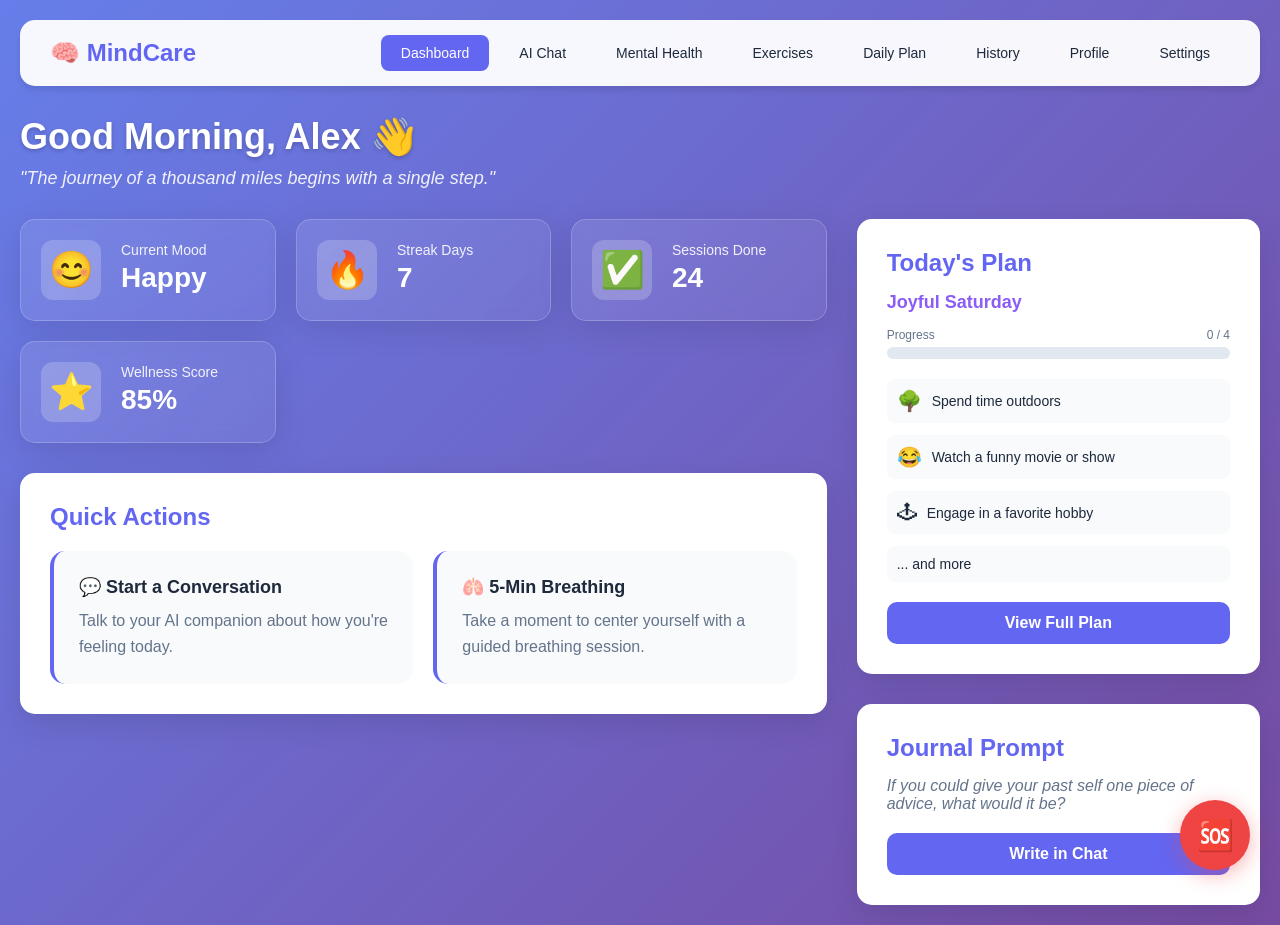
<file: index.html>
<!DOCTYPE html>
<html lang="en">
<head>
    <meta charset="UTF-8">
    <meta name="viewport" content="width=device-width, initial-scale=1.0">
    <title>MindCare - AI Mental Health Companion</title>
    <link rel="stylesheet" href="styles.css">
</head>
<body>
    
    <div class="container">

<!-- App navigation (JS-based, no real routing) -->

        <nav>
            <div class="logo">🧠 MindCare</div>
            <div class="nav-links">
                <button class="nav-btn active" onclick="MindCare.showPage('dashboard', this)">Dashboard</button>
                <button class="nav-btn" onclick="MindCare.showPage('chat', this)">AI Chat</button>
                <button class="nav-btn" onclick="MindCare.showPage('mental-health', this)">Mental Health</button>
                <button class="nav-btn" onclick="MindCare.showPage('exercises', this)">Exercises</button>
                <button class="nav-btn" onclick="MindCare.showPage('workout', this)">Daily Plan</button>
                <button class="nav-btn" onclick="MindCare.showPage('history', this)">History</button>
                <button class="nav-btn" onclick="MindCare.showPage('profile', this)">Profile</button>
                <button class="nav-btn" onclick="MindCare.showPage('settings', this)">Settings</button>
            </div>
        </nav>

<!-- Dashboard
     Summary view with placeholder user data
-->

        <div id="dashboard" class="page active">
            <div class="dashboard-header">
                <h1 id="dynamic-greeting">Welcome Back, <span id="dashboard-username">Alex</span>! 👋</h1>
                <p id="daily-quote" class="daily-quote">"The best way to predict the future is to create it."</p>
            </div>
        
            <div class="dashboard-grid">
                <div class="dashboard-main-content">
                    <div class="stats-grid">
                        <div class="stat-card">
                            <div class="stat-icon">😊</div>
                            <div>
                                <div class="stat-label">Current Mood</div>
                                <div class="stat-value">Happy</div>
                            </div>
                        </div>
                        <div class="stat-card">
                            <div class="stat-icon">🔥</div>
                            <div>
                                <div class="stat-label">Streak Days</div>
                                <div class="stat-value">7</div>
                            </div>
                        </div>
                        <div class="stat-card">
                            <div class="stat-icon">✅</div>
                            <div>
                                <div class="stat-label">Sessions Done</div>
                                <div class="stat-value">24</div>
                            </div>
                        </div>
                        <div class="stat-card">
                             <div class="stat-icon">⭐</div>
                            <div>
                                <div class="stat-label">Wellness Score</div>
                                <div class="stat-value">85%</div>
                            </div>
                        </div>
                    </div>
        
                    <div class="content-card">
                        <h2>Quick Actions</h2>
                        <div class="exercise-grid">
                            <div class="exercise-card" onclick="MindCare.showPage('chat', document.querySelector('.nav-btn[onclick*=\'chat\']'))">
                                <h3>💬 Start a Conversation</h3>
                                <p>Talk to your AI companion about how you're feeling today.</p>
                            </div>
                            <div class="exercise-card" onclick="MindCare.startBreathing()">
                                <h3>🫁 5-Min Breathing</h3>
                                <p>Take a moment to center yourself with a guided breathing session.</p>
                            </div>
                        </div>
                    </div>
                </div>
        
                <div class="dashboard-sidebar">
                    <div class="content-card" id="dashboard-plan-card">
                        <h2>Today's Plan</h2>
                        <div id="dashboard-plan-content">
                            <p>Loading your plan for today...</p>
                        </div>
                        <button class="btn" style="width: 100%; margin-top: 20px;" onclick="MindCare.showPage('workout', document.querySelector('.nav-btn[onclick*=\'workout\']'))">View Full Plan</button>
                    </div>
                    
                    <div class="content-card">
                        <h2>Journal Prompt</h2>
                        <p id="journal-prompt" style="color: var(--text-light); font-style: italic; margin-bottom: 20px;">What's one small thing that brought you joy today?</p>
                        <button class="btn" style="width: 100%;" onclick="MindCare.showPage('chat', document.querySelector('.nav-btn[onclick*=\'chat\']'))">Write in Chat</button>
                    </div>
                </div>
            </div>
        </div>

<!-- AI Chat
     Chat UI with fake / static responses
-->

        <div id="chat" class="page">
            <div class="content-card">
                <h1>Chat with AI Companion 💭</h1>
                <div class="chat-container">
                    <div class="chat-messages" id="chatMessages">
                        <div class="message ai">
                            Hello! I'm your AI mental health companion. I'm here to listen and support you. How are you feeling today?
                        </div>
                    </div>
                    <div class="chat-input-container">
                        <input type="text" class="chat-input" id="chatInput" placeholder="Type your message..." onkeypress="MindCare.handleKeyPress(event)">
                        <button class="send-btn" onclick="MindCare.sendMessage()">Send</button>
                    </div>
                </div>
            </div>
        </div>

<!-- Mental Health Tracker
     Frontend-only mood selection
-->

        <div id="mental-health" class="page">
            <div class="content-card">
                <h1>Mental Health Tracker 🧠</h1>
                
                <h2>How are you feeling today?</h2>
                <div class="mood-selector">
                    <button class="mood-btn" onclick="MindCare.selectMood(this, 'Great')" title="Great">😄</button>
                    <button class="mood-btn" onclick="MindCare.selectMood(this, 'Good')" title="Good">😊</button>
                    <button class="mood-btn" onclick="MindCare.selectMood(this, 'Okay')" title="Okay">😐</button>
                    <button class="mood-btn" onclick="MindCare.selectMood(this, 'Not Good')" title="Not Good">😔</button>
                    <button class="mood-btn" onclick="MindCare.selectMood(this, 'Terrible')" title="Terrible">😢</button>
                </div>

                <div id="moodResponse" style="margin-top: 20px; padding: 20px; background: var(--bg-light); border-radius: 10px; display: none; transition: all 0.3s;">
                    <h3 id="moodResponseTitle"></h3>
                    <p id="moodResponseText"></p>
                </div>

                <h2 style="margin-top: 40px;">Common Mental Health Issues</h2>
                <div class="exercise-grid">
                    <div class="exercise-card">
                        <h3>😰 Anxiety</h3>
                        <p>Feeling nervous, restless, or tense? Learn breathing techniques and grounding exercises to manage anxiety symptoms.</p>
                        <button class="btn" style="margin-top: 15px;" onclick="MindCare.showPage('exercises', document.querySelector('.nav-btn[onclick*=\'exercises\']'))">View Exercises</button>
                    </div>
                    <div class="exercise-card">
                        <h3>😔 Depression</h3>
                        <p>Experiencing persistent sadness or loss of interest? Discover mood-lifting activities and positive affirmations.</p>
                        <button class="btn" style="margin-top: 15px;" onclick="MindCare.showPage('exercises', document.querySelector('.nav-btn[onclick*=\'exercises\']'))">View Exercises</button>
                    </div>
                    <div class="exercise-card">
                        <h3>😣 Stress</h3>
                        <p>Feeling overwhelmed? Practice stress-reduction techniques including meditation and progressive muscle relaxation.</p>
                        <button class="btn" style="margin-top: 15px;" onclick="MindCare.showPage('exercises', document.querySelector('.nav-btn[onclick*=\'exercises\']'))">View Exercises</button>
                    </div>
                    <div class="exercise-card">
                        <h3>😴 Sleep Issues</h3>
                        <p>Trouble sleeping? Try our guided sleep meditations and learn healthy sleep hygiene habits.</p>
                        <button class="btn" style="margin-top: 15px;" onclick="MindCare.showPage('exercises', document.querySelector('.nav-btn[onclick*=\'exercises\']'))">View Exercises</button>
                    </div>
                </div>
            </div>
        </div>

<!-- Exercises Library
     Static wellness activities
-->

        <div id="exercises" class="page">
            <div class="content-card">
                <h1>Relaxation Exercises 🧘</h1>
                <p style="color: var(--text-light); margin-bottom: 30px;">Practice these exercises to improve your mental wellbeing</p>

                <div class="exercise-grid">
                    <div class="exercise-card">
                        <h3>🫁 Deep Breathing (4-7-8)</h3>
                        <p>Inhale for 4 seconds, hold for 7 seconds, exhale for 8 seconds. Repeat 4 times to activate your parasympathetic nervous system and reduce stress.</p>
                        <button class="btn" style="margin-top: 15px;" onclick="MindCare.startBreathing()">Start Exercise</button>
                    </div>
                    <div class="exercise-card">
                        <h3>🧘 Progressive Muscle Relaxation</h3>
                        <p>Tense and relax each muscle group from toes to head. Hold tension for 5 seconds, then release. Notice the difference between tension and relaxation.</p>
                        <button class="btn" style="margin-top: 15px;" onclick="alert('Starting Progressive Muscle Relaxation...')">Start Exercise</button>
                    </div>
                    <div class="exercise-card">
                        <h3>🎵 Music Therapy</h3>
                        <p>Listen to calming music (60-80 BPM). Classical, nature sounds, or ambient music can lower cortisol levels and improve mood.</p>
                        <button class="btn" style="margin-top: 15px;" onclick="alert('Playing calming music...')">Play Music</button>
                    </div>
                    <div class="exercise-card">
                        <h3>📝 Journaling</h3>
                        <p>Write your thoughts and feelings for 10-15 minutes. Express emotions freely without judgment to gain clarity and reduce anxiety.</p>
                        <button class="btn" style="margin-top: 15px;" onclick="alert('Opening your journal...')">Open Journal</button>
                    </div>
                    <div class="exercise-card">
                        <h3>🧘‍♀ Guided Meditation</h3>
                        <p>Follow a 10-minute guided meditation focusing on mindfulness and present moment awareness. Reduces stress and improves emotional regulation.</p>
                        <button class="btn" style="margin-top: 15px;" onclick="alert('Starting Guided Meditation...')">Start Meditation</button>
                    </div>
                    <div class="exercise-card">
                        <h3>🌟 5-4-3-2-1 Grounding</h3>
                        <p>Identify 5 things you see, 4 you can touch, 3 you hear, 2 you smell, 1 you taste. Brings awareness to the present moment during anxiety.</p>
                        <button class="btn" style="margin-top: 15px;" onclick="alert('Starting 5-4-3-2-1 Grounding exercise...')">Start Exercise</button>
                    </div>
                    <div class="exercise-card">
                        <h3>🙏 Gratitude Practice</h3>
                        <p>List 3 things you're grateful for today. Regular gratitude practice increases happiness and reduces depressive symptoms.</p>
                        <button class="btn" style="margin-top: 15px;" onclick="alert('Opening Gratitude Journal...')">Write Gratitude</button>
                    </div>
                    <div class="exercise-card">
                        <h3>🚶 Walking Meditation</h3>
                        <p>Take a mindful walk focusing on each step, your breath, and surroundings. Combines physical movement with mental clarity.</p>
                        <button class="btn" style="margin-top: 15px;" onclick="alert('Starting Walking Meditation...')">Start Walking</button>
                    </div>
                    <div class="exercise-card">
                        <h3>🎨 Art Therapy</h3>
                        <p>Express emotions through drawing, coloring, or painting. No artistic skill needed - focus on the process, not the product.</p>
                        <button class="btn" style="margin-top: 15px;" onclick="alert('Opening digital canvas...')">Open Canvas</button>
                    </div>
                </div>
            </div>
        </div>

<!-- Daily Wellness Plan
     Content generated via JavaScript
-->

        <div id="workout" class="page">
            <div class="content-card">
                <h1>7-Day Wellness Plan 📅</h1>
                <p style="color: var(--text-light); margin-bottom: 30px;">A comprehensive daily routine for mental and physical health. Check off tasks as you complete them!</p>
        
                <div class="day-selector" id="daySelector">
                    </div>
        
                <div class="plan-content" id="planContent">
                    </div>
            </div>
        </div>


<!-- Activity History
     Placeholder entries only
-->

        <div id="history" class="page">
            <div class="content-card">
                <h1>Your Wellness Journey 📜</h1>
                <p style="color: var(--text-light); margin-bottom: 30px;">Review your logged moods, completed exercises, and chat sessions.</p>

                <div class="history-filters">
                    <button class="filter-btn active" onclick="MindCare.filterHistory('all', this)">All</button>
                    <button class="filter-btn" onclick="MindCare.filterHistory('mood', this)">Mood Entries</button>
                    <button class="filter-btn" onclick="MindCare.filterHistory('session', this)">AI Sessions</button>
                    <button class="filter-btn" onclick="MindCare.filterHistory('exercise', this)">Exercises</button>
                </div>

                <div class="history-log" id="historyLog">
                    <div class="history-item" data-category="mood">
                        <div class="history-icon">😔</div>
                        <div class="history-details">
                            <p><strong>Mood Logged:</strong> Not Good</p>
                            <p class="history-timestamp">October 3, 2025 - 8:30 PM</p>
                        </div>
                    </div>
                    <div class="history-item" data-category="exercise">
                        <div class="history-icon">🎨</div>
                        <div class="history-details">
                            <p><strong>Exercise Completed:</strong> Art Therapy</p>
                            <p class="history-timestamp">October 2, 2025 - 7:15 PM</p>
                        </div>
                    </div>
                    <div class="history-item" data-category="session">
                        <div class="history-icon">💬</div>
                        <div class="history-details">
                            <p><strong>AI Chat Session</strong></p>
                            <p class="history-timestamp">October 2, 2025 - 9:10 AM</p>
                        </div>
                    </div>
                    <div class="history-item" data-category="mood">
                        <div class="history-icon">😊</div>
                        <div class="history-details">
                            <p><strong>Mood Logged:</strong> Good</p>
                            <p class="history-timestamp">October 2, 2025 - 9:00 AM</p>
                        </div>
                    </div>
                    <div class="history-item" data-category="exercise">
                        <div class="history-icon">🫁</div>
                        <div class="history-details">
                            <p><strong>Exercise Completed:</strong> Deep Breathing</p>
                            <p class="history-timestamp">October 1, 2025 - 8:05 PM</p>
                        </div>
                    </div>
                    <div class="history-item" data-category="mood">
                        <div class="history-icon">😐</div>
                        <div class="history-details">
                            <p><strong>Mood Logged:</strong> Okay</p>
                            <p class="history-timestamp">October 1, 2025 - 1:20 PM</p>
                        </div>
                    </div>
                    <div class="history-item" data-category="session">
                        <div class="history-icon">💬</div>
                        <div class="history-details">
                            <p><strong>AI Chat Session</strong></p>
                            <p class="history-timestamp">September 30, 2025 - 10:00 PM</p>
                        </div>
                    </div>
                </div>
            </div>
        </div>

        <!-- User Profile
      Local / mock user data
        -->

        <div id="profile" class="page">
             <div class="content-card">
                 <h1>Your Wellness Profile ✨</h1>
                 <div class="profile-grid">
                        <div class="profile-left-column">
                            <div class="profile-card profile-main">
                                <div class="profile-avatar-wrapper" onclick="MindCare.openModal('avatarModal')">
                                    <div class="profile-avatar" id="profileAvatar">A</div>
                                </div>
                                <div class="editable-container">
                                    <h2 id="profile-name-container"><span id="profile-name">Alex Doe</span></h2>
                                    <span class="edit-icon" onclick="MindCare.toggleEdit('profile-name')">✏</span>
                                </div>
                                <div class="editable-container">
                                    <p id="profile-status-container"><span id="profile-status">"Striving for balance and peace."</span></p>
                                    <span class="edit-icon" onclick="MindCare.toggleEdit('profile-status')">✏</span>
                                </div>
                            </div>
                            <div class="profile-card">
                                 <h3>My Wellness Goals</h3>
                                 <ul class="goal-list" id="goalList">
                                 </ul>
                                 <div class="goal-input-container">
                                     <input type="text" id="newGoalInput" class="editable-input" placeholder="Add a new goal...">
                                     <button id="addGoalBtn" onclick="MindCare.addGoal()">Add</button>
                                 </div>
                            </div>
                        </div>
                        <div class="profile-right-column">
                             <div class="profile-card">
                                 <h3>Statistics</h3>
                                 <div class="profile-stats">
                                     <div class="stat-item">
                                         <div class="icon">🔥</div>
                                         <div class="value">7 Days</div>
                                         <div class="label">Current Streak</div>
                                     </div>
                                     <div class="stat-item">
                                         <div class="icon">✅</div>
                                         <div class="value">24</div>
                                         <div class="label">Sessions Done</div>
                                     </div>
                                     <div class="stat-item">
                                         <div class="icon">⭐</div>
                                         <div class="value">85%</div>
                                         <div class="label">Wellness Score</div>
                                     </div>
                                     <div class="stat-item">
                                         <div class="icon">📅</div>
                                         <div class="value">Jul 2025</div>
                                         <div class="label">Member Since</div>
                                     </div>
                                 </div>
                             </div>
                             <div class="profile-card">
                                 <h3>Mood Trend (Last 7 Days)</h3>
                                 <div class="mood-chart-container">
                                     <div class="mood-chart-bar"><div style="height: 80%;"></div><span class="label">Mon</span></div>
                                     <div class="mood-chart-bar"><div style="height: 60%;"></div><span class="label">Tue</span></div>
                                     <div class="mood-chart-bar"><div style="height: 70%;"></div><span class="label">Wed</span></div>
                                     <div class="mood-chart-bar"><div style="height: 90%;"></div><span class="label">Thu</span></div>
                                     <div class="mood-chart-bar"><div style="height: 50%;"></div><span class="label">Fri</span></div>
                                     <div class="mood-chart-bar"><div style="height: 75%;"></div><span class="label">Sat</span></div>
                                     <div class="mood-chart-bar"><div style="height: 85%;"></div><span class="label">Sun</span></div>
                                 </div>
                             </div>
                             <div class="profile-card">
                                 <h3>Achievements</h3>
                                 <div class="achievements-grid">
                                     <div class="achievement" title="Completed your first session!">
                                         <div class="icon">🎉</div>
                                         <div class="label">First Step</div>
                                     </div>
                                     <div class="achievement" title="Maintained a 7-day streak!">
                                         <div class="icon">🔥</div>
                                         <div class="label">On Fire</div>
                                     </div>
                                     <div class="achievement" title="Completed 10 meditation exercises">
                                         <div class="icon">🧘</div>
                                         <div class="label">Zen Master</div>
                                     </div>
                                     <div class="achievement locked" title="Log your mood for 30 days straight">
                                         <div class="icon">📅</div>
                                         <div class="label">Consistent</div>
                                     </div>
                                     <div class="achievement locked" title="Chat with the AI 25 times">
                                         <div class="icon">💬</div>
                                         <div class="label">Chatterbox</div>
                                     </div>
                                 </div>
                             </div>
                        </div>
                 </div>
             </div>
        </div>

<!-- Settings
     Dark mode works, others are visual only
-->

        <div id="settings" class="page">
            <div class="content-card">
                <h1>Settings ⚙</h1>

                <div class="settings-section">
                    <h2>Appearance</h2>
                    <div class="setting-item">
                        <span>Dark Mode</span>
                        <div id="darkModeToggle" class="toggle-switch"></div>
                    </div>
                </div>

                <div class="settings-section">
                    <h2>Notifications</h2>
                    <div class="setting-item">
                        <span>Daily Reminders</span>
                        <div class="toggle-switch active"></div>
                    </div>
                    <div class="setting-item">
                        <span>Weekly Summary</span>
                        <div class="toggle-switch"></div>
                    </div>
                    <div class="setting-item">
                        <span>Mood Check-ins</span>
                        <div class="toggle-switch active"></div>
                    </div>
                </div>

                <div class="settings-section">
                    <h2>Account</h2>
                    <div class="setting-item">
                        <a href="#" class="btn">Change Password</a>
                        <a href="#" class="btn btn-danger">Delete Account</a>
                    </div>
                </div>
            </div>
        </div>
    </div>
    
<!-- Modals (emergency, breathing, avatar) -->
    <button class="emergency-btn" onclick="MindCare.openModal('emergencyModal')">🆘</button>

    <div id="emergencyModal" class="modal">
        <div class="modal-content">
            <button class="modal-close" onclick="MindCare.closeModal('emergencyModal')">&times;</button>
            <h2>Emergency Contacts</h2>
            <p style="color: var(--text-light);">If you are in a crisis, please reach out to a professional immediately.</p>
            <div class="contact-list">
                <div class="contact-item">
                    <span>National Suicide Prevention Lifeline</span>
                    <a href="tel:988" class="btn">Call 988</a>
                </div>
                <div class="contact-item">
                    <span>Crisis Text Line</span>
                    <a href="sms:741741" class="btn">Text HOME to 741741</a>
                </div>
                <div class="contact-item">
                    <span>Your Emergency Contact</span>
                    <a href="tel:123-456-7890" class="btn btn-secondary">Call Jane Doe</a>
                </div>
            </div>
            <button class="btn btn-danger" onclick="MindCare.closeModal('emergencyModal')">I'm Okay, Close This</button>
        </div>
    </div>

    <div id="breathingModal" class="modal">
        <div class="modal-content">
            <button class="modal-close" onclick="MindCare.closeBreathingModal()">&times;</button>
            <h2>Guided Breathing</h2>
            <div class="breathing-circle">
                <span id="breathingText">Get Ready...</span>
            </div>
            <div class="breathing-instruction" id="breathingInstruction">
                Follow the animation to guide your breath.
            </div>
        </div>
    </div>

    <div id="avatarModal" class="modal">
        <div class="modal-content">
            <button class="modal-close" onclick="MindCare.closeModal('avatarModal')">&times;</button>
            <h2 style="color:var(--primary)">Choose Your Avatar</h2>
            <div class="avatar-selector">
                <span class="avatar-option" onclick="MindCare.selectAvatar('😊')">😊</span>
                <span class="avatar-option" onclick="MindCare.selectAvatar('😎')">😎</span>
                <span class="avatar-option" onclick="MindCare.selectAvatar('🧘')">🧘</span>
                <span class="avatar-option" onclick="MindCare.selectAvatar('✨')">✨</span>
                <span class="avatar-option" onclick="MindCare.selectAvatar('🚀')">🚀</span>
                <span class="avatar-option" onclick="MindCare.selectAvatar('❤')">❤</span>
                <span class="avatar-option" onclick="MindCare.selectAvatar('🧠')">🧠</span>
                <span class="avatar-option" onclick="MindCare.selectAvatar('A')">A</span>
            </div>
        </div>
    </div>

    <script src="app.js"></script>
</body>
</html>
</file>
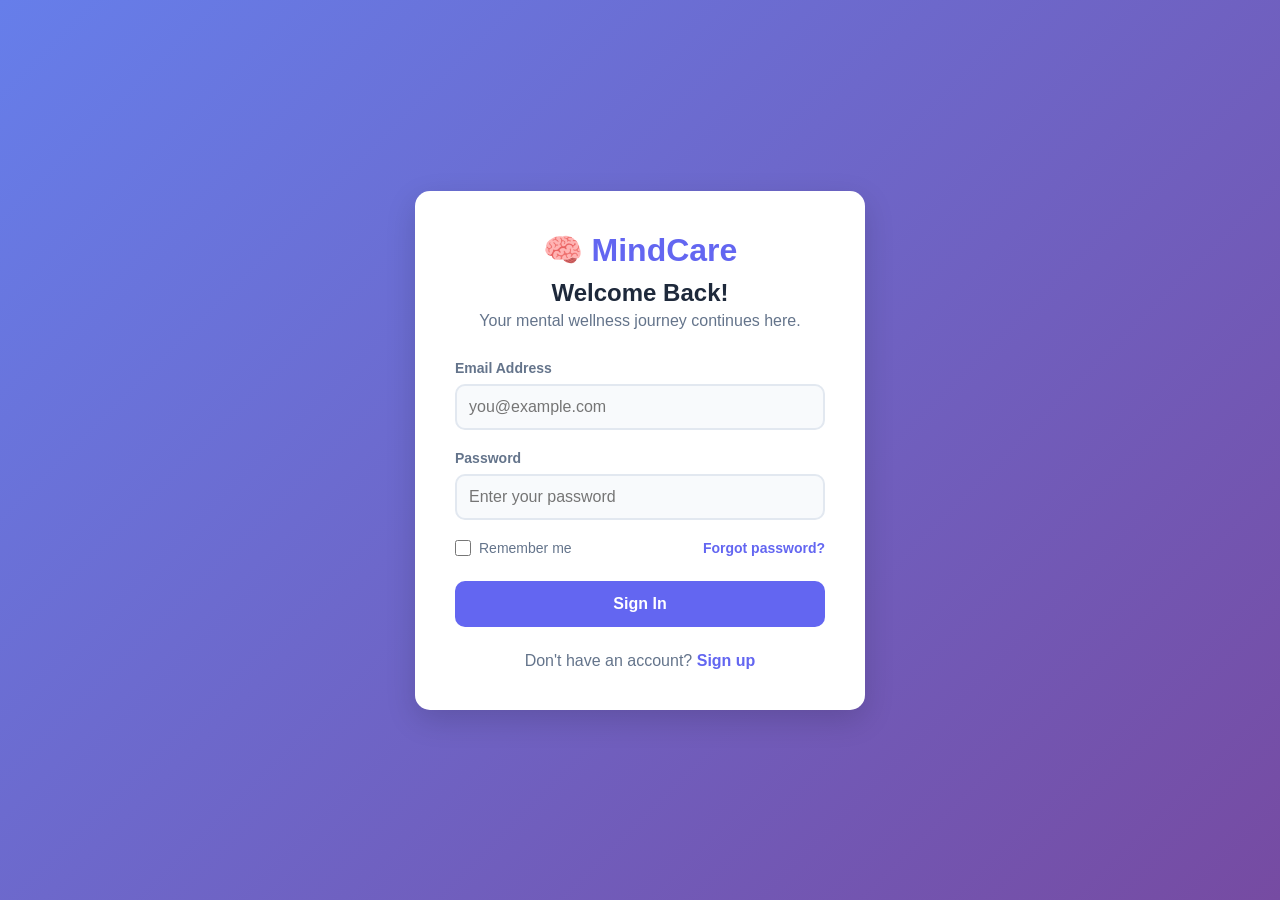
<file: dashboard.html>
<!DOCTYPE html>
<html lang="en">
<head>
    <meta charset="UTF-8">
    <meta name="viewport" content="width=device-width, initial-scale=1.0">
    <title>MindCare - Login</title>
    <style>
        * {
            margin: 0;
            padding: 0;
            box-sizing: border-box;
        }

        :root {
            --primary: #6366f1;
            --primary-dark: #4f46e5;
            --bg-light: #f8fafc;
            --bg-white: #ffffff;
            --text-dark: #1e293b;
            --text-light: #64748b;
            --border: #e2e8f0;
        }

        body {
            font-family: 'Segoe UI', Tahoma, Geneva, Verdana, sans-serif;
            background: linear-gradient(135deg, #667eea 0%, #764ba2 100%);
            min-height: 100vh;
            color: var(--text-dark);
            display: flex;
            align-items: center;
            justify-content: center;
            padding: 20px;
        }

        .login-card {
            background: var(--bg-white);
            border-radius: 15px;
            padding: 40px;
            box-shadow: 0 10px 30px rgba(0, 0, 0, 0.15);
            max-width: 450px;
            width: 100%;
            animation: fadeIn 0.5s ease-out;
        }

        @keyframes fadeIn {
            from {
                opacity: 0;
                transform: translateY(20px);
            }
            to {
                opacity: 1;
                transform: translateY(0);
            }
        }
        
        .login-header {
            text-align: center;
            margin-bottom: 30px;
        }
        
        .login-header .logo {
            font-size: 32px;
            font-weight: bold;
            color: var(--primary);
            margin-bottom: 10px;
        }

        .login-header h2 {
            font-size: 24px;
            color: var(--text-dark);
            margin-bottom: 5px;
        }

        .login-header p {
            font-size: 16px;
            color: var(--text-light);
        }

        .form-group {
            margin-bottom: 20px;
        }

        .form-group label {
            display: block;
            margin-bottom: 8px;
            font-weight: 600;
            color: var(--text-light);
            font-size: 14px;
        }
        
        .form-group input {
            width: 100%;
            padding: 12px;
            border: 2px solid var(--border);
            border-radius: 10px;
            font-size: 16px;
            outline: none;
            transition: all 0.3s;
            background: var(--bg-light);
            color: var(--text-dark);
        }

        .form-group input:focus {
            border-color: var(--primary);
            box-shadow: 0 0 0 3px rgba(99, 102, 241, 0.2);
        }

        .form-options {
            display: flex;
            justify-content: space-between;
            align-items: center;
            margin-bottom: 25px;
            font-size: 14px;
        }
        
        .form-options .remember-me {
            display: flex;
            align-items: center;
            gap: 8px;
            color: var(--text-light);
            cursor: pointer;
        }

        .form-options input[type="checkbox"] {
            width: 16px;
            height: 16px;
            accent-color: var(--primary);
        }
        
        .form-options a {
            color: var(--primary);
            text-decoration: none;
            font-weight: 600;
        }

        .form-options a:hover {
            text-decoration: underline;
        }

        .btn {
            display: block;
            width: 100%;
            padding: 14px 30px;
            background: var(--primary);
            color: white;
            border: none;
            border-radius: 10px;
            cursor: pointer;
            font-size: 16px;
            font-weight: 600;
            text-align: center;
            text-decoration: none;
            transition: all 0.3s;
        }

        .btn:hover {
            background: var(--primary-dark);
            transform: translateY(-2px);
            box-shadow: 0 5px 15px rgba(99, 102, 241, 0.3);
        }

        .signup-link {
            text-align: center;
            margin-top: 25px;
            color: var(--text-light);
        }

        .signup-link a {
            color: var(--primary);
            font-weight: 600;
            text-decoration: none;
        }

        .signup-link a:hover {
            text-decoration: underline;
        }

    </style>
</head>
<body>

    <div class="login-card">
        <div class="login-header">
            <h1 class="logo">🧠 MindCare</h1>
            <h2>Welcome Back!</h2>
            <p>Your mental wellness journey continues here.</p>
        </div>

        <form action="#">
            <div class="form-group">
                <label for="email">Email Address</label>
                <input type="email" id="email" placeholder="you@example.com" required>
            </div>
            
            <div class="form-group">
                <label for="password">Password</label>
                <input type="password" id="password" placeholder="Enter your password" required>
            </div>
            
            <div class="form-options">
                <label class="remember-me">
                    <input type="checkbox" id="remember">
                    Remember me
                </label>
                <a href="#">Forgot password?</a>
            </div>

            <a href="index.html" class="btn">Sign In</a>

            <div class="signup-link">
                <p>Don't have an account? <a href="#">Sign up</a></p>
            </div>
        </form>
    </div>

</body>
</html>
</file>
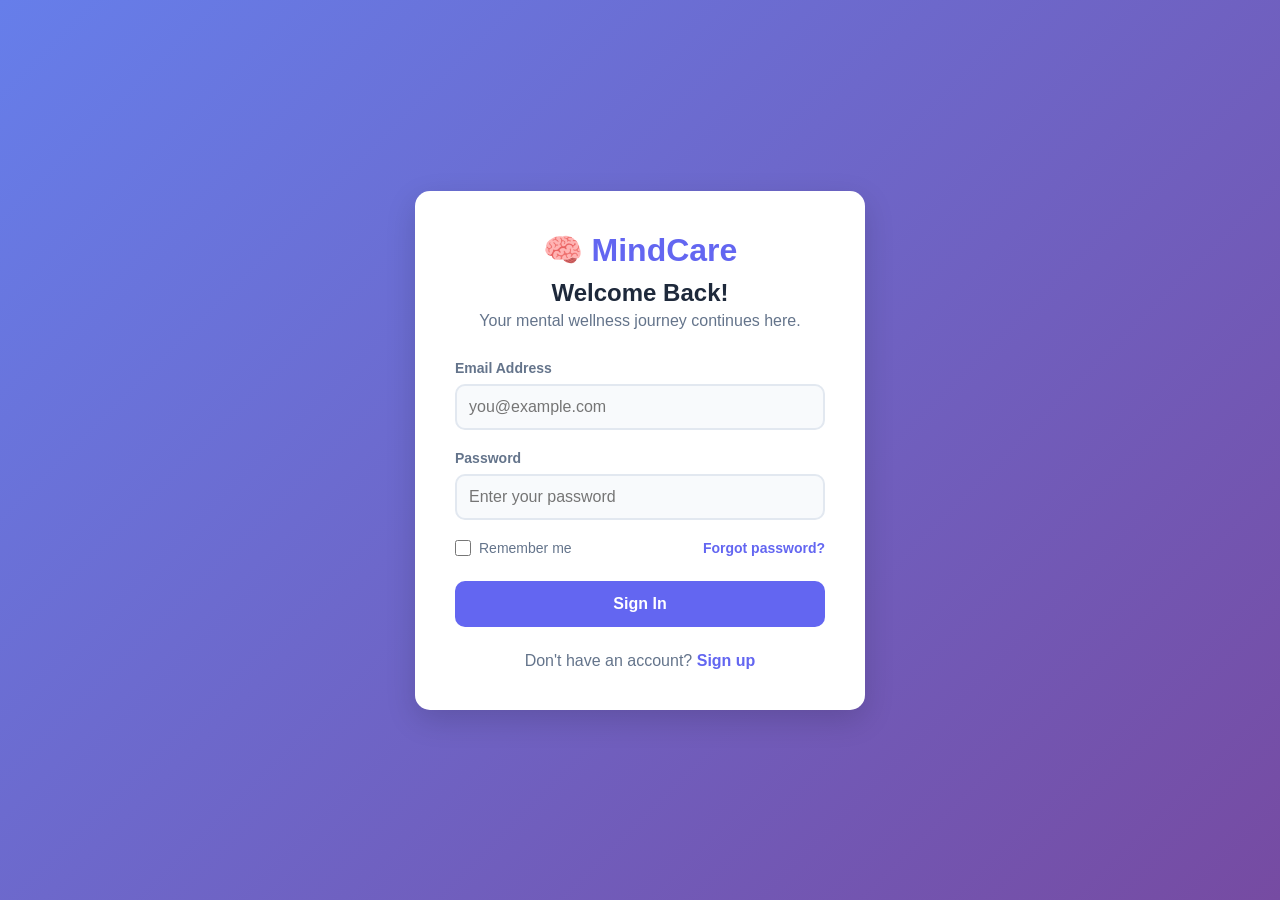
<file: login.html>
<!--
  Login Page (UI only)
  - No real authentication yet
  - Used for future auth flow
-->

<!DOCTYPE html>
<html lang="en">
<head>
    <meta charset="UTF-8">
    <meta name="viewport" content="width=device-width, initial-scale=1.0">
    <title>MindCare - Login</title>
    <style>
        * {
            margin: 0;
            padding: 0;
            box-sizing: border-box;
        }

        :root {
            --primary: #6366f1;
            --primary-dark: #4f46e5;
            --bg-light: #f8fafc;
            --bg-white: #ffffff;
            --text-dark: #1e293b;
            --text-light: #64748b;
            --border: #e2e8f0;
        }

        body {
            font-family: 'Segoe UI', Tahoma, Geneva, Verdana, sans-serif;
            background: linear-gradient(135deg, #667eea 0%, #764ba2 100%);
            min-height: 100vh;
            color: var(--text-dark);
            display: flex;
            align-items: center;
            justify-content: center;
            padding: 20px;
        }

        .login-card {
            background: var(--bg-white);
            border-radius: 15px;
            padding: 40px;
            box-shadow: 0 10px 30px rgba(0, 0, 0, 0.15);
            max-width: 450px;
            width: 100%;
            animation: fadeIn 0.5s ease-out;
        }

        @keyframes fadeIn {
            from {
                opacity: 0;
                transform: translateY(20px);
            }
            to {
                opacity: 1;
                transform: translateY(0);
            }
        }
        
        .login-header {
            text-align: center;
            margin-bottom: 30px;
        }
        
        .login-header .logo {
            font-size: 32px;
            font-weight: bold;
            color: var(--primary);
            margin-bottom: 10px;
        }

        .login-header h2 {
            font-size: 24px;
            color: var(--text-dark);
            margin-bottom: 5px;
        }

        .login-header p {
            font-size: 16px;
            color: var(--text-light);
        }

        .form-group {
            margin-bottom: 20px;
        }

        .form-group label {
            display: block;
            margin-bottom: 8px;
            font-weight: 600;
            color: var(--text-light);
            font-size: 14px;
        }
        
        .form-group input {
            width: 100%;
            padding: 12px;
            border: 2px solid var(--border);
            border-radius: 10px;
            font-size: 16px;
            outline: none;
            transition: all 0.3s;
            background: var(--bg-light);
            color: var(--text-dark);
        }

        .form-group input:focus {
            border-color: var(--primary);
            box-shadow: 0 0 0 3px rgba(99, 102, 241, 0.2);
        }

        .form-options {
            display: flex;
            justify-content: space-between;
            align-items: center;
            margin-bottom: 25px;
            font-size: 14px;
        }
        
        .form-options .remember-me {
            display: flex;
            align-items: center;
            gap: 8px;
            color: var(--text-light);
            cursor: pointer;
        }

        .form-options input[type="checkbox"] {
            width: 16px;
            height: 16px;
            accent-color: var(--primary);
        }
        
        .form-options a {
            color: var(--primary);
            text-decoration: none;
            font-weight: 600;
        }

        .form-options a:hover {
            text-decoration: underline;
        }

        .btn {
            display: block;
            width: 100%;
            padding: 14px 30px;
            background: var(--primary);
            color: white;
            border: none;
            border-radius: 10px;
            cursor: pointer;
            font-size: 16px;
            font-weight: 600;
            text-align: center;
            text-decoration: none;
            transition: all 0.3s;
        }

        .btn:hover {
            background: var(--primary-dark);
            transform: translateY(-2px);
            box-shadow: 0 5px 15px rgba(99, 102, 241, 0.3);
        }

        .signup-link {
            text-align: center;
            margin-top: 25px;
            color: var(--text-light);
        }

        .signup-link a {
            color: var(--primary);
            font-weight: 600;
            text-decoration: none;
        }

        .signup-link a:hover {
            text-decoration: underline;
        }

    </style>
</head>
<body>
    
<!-- TODO: replace with real authentication flow -->

    <div class="login-card">
        <div class="login-header">
            <h1 class="logo">🧠 MindCare</h1>
            <h2>Welcome Back!</h2>
            <p>Your mental wellness journey continues here.</p>
        </div>

        <form action="#">
            <div class="form-group">
                <label for="email">Email Address</label>
                <input type="email" id="email" placeholder="you@example.com" required>
            </div>
            
            <div class="form-group">
                <label for="password">Password</label>
                <input type="password" id="password" placeholder="Enter your password" required>
            </div>
            
            <div class="form-options">
                <label class="remember-me">
                    <input type="checkbox" id="remember">
                    Remember me
                </label>
                <a href="#">Forgot password?</a>
            </div>

            <a href="index.html" class="btn">Sign In</a>

            <div class="signup-link">
                <p>Don't have an account? <a href="#">Sign up</a></p>
            </div>
        </form>
    </div>

</body>
</html>
</file>
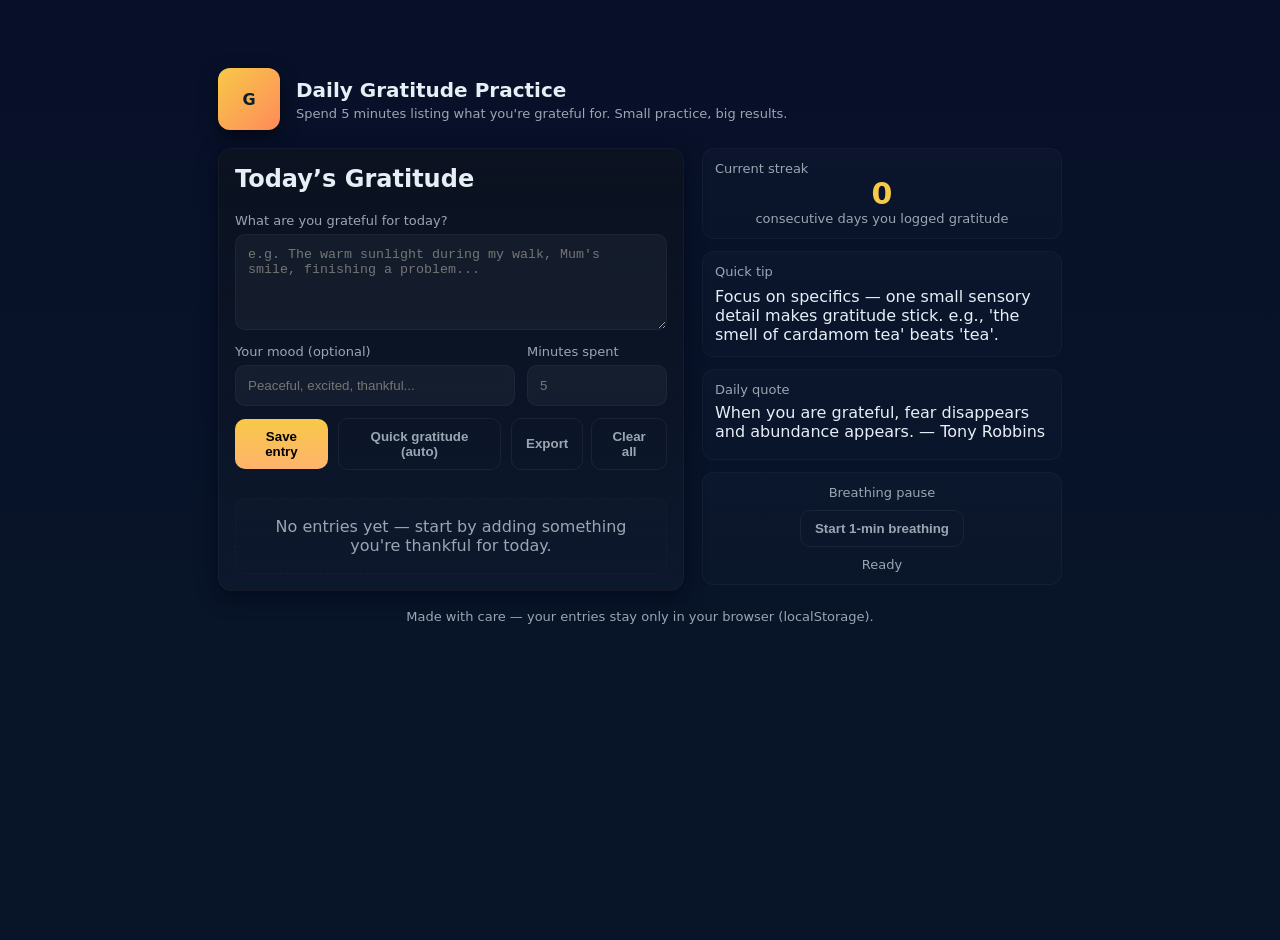
<file: Gratitude/gratitude.html>
<!--
  Standalone Gratitude page
  Planned integration:
  MindCare → Exercises → Journaling → Gratitude
-->
<!doctype html>
<html lang="en">
<head>
  <meta charset="utf-8" />
  <meta name="viewport" content="width=device-width,initial-scale=1" />
  <title>Daily Gratitude Practice</title>
  <link rel="stylesheet" href="gratitude.css" />
</head>
<body>
  <div class="container">
    <header>
      <div class="logo">G</div>
      <div>
        <h1>Daily Gratitude Practice</h1>
        <p class="lead">Spend 5 minutes listing what you're grateful for. Small practice, big results.</p>
      </div>
    </header>

<!-- Main content: form + entries -->
 
    <main>
      <section class="card" aria-labelledby="practice-title">
        <h2 id="practice-title" style="margin-top:0">Today’s Gratitude</h2>
        <form id="gratitudeForm">
          <div>
            <label for="gratefulFor">What are you grateful for today?</label>
            <textarea id="gratefulFor" placeholder="e.g. The warm sunlight during my walk, Mum's smile, finishing a problem..." required></textarea>
          </div>
          <div style="display:flex;gap:12px;margin-top:10px">
            <div style="flex:1">
              <label for="mood">Your mood (optional)</label>
              <input id="mood" type="text" placeholder="Peaceful, excited, thankful...">
            </div>
            <div style="width:140px">
              <label for="timeSpent">Minutes spent</label>
              <input id="timeSpent" type="text" inputmode="numeric" placeholder="5">
            </div>
          </div>

          <div class="actions">
            <button id="saveBtn" type="submit">Save entry</button>
            <button id="quickBtn" type="button" class="ghost">Quick gratitude (auto)</button>
            <div style="margin-left:auto;display:flex;gap:8px">
              <button id="exportBtn" type="button" class="ghost">Export</button>
              <button id="clearBtn" type="button" class="ghost">Clear all</button>
            </div>
          </div>
        </form>

        <div class="entries" id="entriesList">
          <!-- entries inserted here -->
        </div>

        <div id="emptyState" class="empty" style="margin-top:12px">No entries yet — start by adding something you're thankful for today.</div>
      </section>

<!-- Sidebar: streak, tips, quote -->

      <aside class="right">
        <div class="small">
          <div class="muted">Current streak</div>
          <div class="streak" id="streak">0</div>
          <div class="muted" style="text-align:center">consecutive days you logged gratitude</div>
        </div>

        <div class="small">
          <div class="muted">Quick tip</div>
          <div style="margin-top:8px">Focus on specifics — one small sensory detail makes gratitude stick. e.g., 'the smell of cardamom tea' beats 'tea'.</div>
        </div>

        <div class="small">
          <div class="muted">Daily quote</div>
          <div class="quote" id="quote">"Gratitude turns what we have into enough." — Unknown</div>
        </div>

        <div class="small" style="text-align:center">
          <div class="muted">Breathing pause</div>
          <div style="margin:10px 0"><button id="breatheBtn" class="ghost">Start 1-min breathing</button></div>
          <div class="muted" id="breathGuide">Ready</div>
        </div>
      </aside>
    </main>

    <footer>Made with care — your entries stay only in your browser (localStorage).</footer>
  </div>

  <script src="gratitude.js"></script>
</body>
</html>
</file>
<file: styles.css>
/* ============================================================
   MindCare – Global Stylesheet
   ------------------------------------------------------------
   Purpose:
   - Defines all visual styling for the MindCare frontend
   - Paired closely with index.html + app.js
   - Dark mode handled via body.dark-mode class (JS controlled)

   ⚠️ IMPORTANT:
   - Many styles rely on JS-added classes (e.g. .active, .completed)
   - Do NOT remove selectors without checking app.js
   ============================================================ */

   /* ============================================================
   1. CSS Reset & Global Design Tokens
   ------------------------------------------------------------
   - Reset default browser spacing
   - Define color palette and reusable variables
   - Variables are reused across all pages & dark mode
   ============================================================ */

* {
    margin: 0;
    padding: 0;
    box-sizing: border-box;
}

:root {
    --primary: #6366f1;
    --primary-dark: #4f46e5;
    --secondary: #8b5cf6;
    --bg-light: #f8fafc;
    --bg-white: #ffffff;
    --text-dark: #1e293b;
    --text-light: #64748b;
    --border: #e2e8f0;
    --success: #10b981;
    --warning: #f59e0b;
    --danger: #ef4444;
}

/* ============================================================
   2. Base Page Layout
   ------------------------------------------------------------
   - Global font + background
   - Gradient background for entire app
   - Dark mode overrides via body.dark-mode
   ============================================================ */


body {
    font-family: 'Segoe UI', Tahoma, Geneva, Verdana, sans-serif;
    background: linear-gradient(135deg, #667eea 0%, #764ba2 100%);
    min-height: 100vh;
    color: var(--text-dark);
    transition: background 0.3s ease-in-out;
}

/* ============================================================
   3. Dark Mode Theme
   ------------------------------------------------------------
   - Activated via JS (body.dark-mode)
   - Overrides CSS variables instead of rewriting rules
   - Keeps component styles consistent
   ============================================================ */

body.dark-mode {
    --bg-light: #1e293b;
    --bg-white: #334155;
    --text-dark: #f8fafc;
    --text-light: #94a3b8;
    --border: #475569;
    background: linear-gradient(135deg, #1e2749 0%, #2a1d44 100%);
}

body.dark-mode nav {
    background: rgba(30, 41, 59, 0.9);
}

body.dark-mode .content-card,
body.dark-mode .message.ai,
body.dark-mode .chat-input-container,
body.dark-mode .mood-btn,
body.dark-mode .history-icon,
body.dark-mode .activity-list li,
body.dark-mode .modal-content,
body.dark-mode .profile-card,
body.dark-mode .achievement,
body.dark-mode .goal-item,
body.dark-mode .goal-input-container,
body.dark-mode .avatar-option,
body.dark-mode .mood-chart-bar > div {
    background: var(--bg-white);
}

/* ============================================================
   4. App Container & Navigation Bar
   ------------------------------------------------------------
   - .container wraps the entire app
   - nav is persistent across all pages
   - .nav-btn.active controlled by JS navigation
   ============================================================ */

.container {
    max-width: 1400px;
    margin: 0 auto;
    padding: 20px;
}

/* Navigation */
nav {
    background: rgba(255, 255, 255, 0.95);
    backdrop-filter: blur(10px);
    padding: 15px 30px;
    border-radius: 15px;
    margin-bottom: 30px;
    box-shadow: 0 4px 6px rgba(0, 0, 0, 0.1);
    display: flex;
    justify-content: space-between;
    align-items: center;
    flex-wrap: wrap;
    transition: background 0.3s;
}

.logo {
    font-size: 24px;
    font-weight: bold;
    color: var(--primary);
    display: flex;
    align-items: center;
    gap: 10px;
}

.nav-links {
    display: flex;
    gap: 10px;
    flex-wrap: wrap;
}

/* Active state toggled by MindCare.showPage() */

.nav-btn {
    padding: 10px 20px;
    background: transparent;
    border: none;
    border-radius: 8px;
    cursor: pointer;
    font-size: 14px;
    transition: all 0.3s;
    color: var(--text-dark);
}

.nav-btn:hover, .nav-btn.active {
    background: var(--primary);
    color: white;
}

/* ============================================================
   5. Page Routing System (Frontend Only)
   ------------------------------------------------------------
   - Each main screen is a .page
   - JS toggles .active to simulate routing
   ============================================================ */

.page {
    display: none;
    animation: fadeIn 0.5s;
}

.page.active {
    display: block;
}

@keyframes fadeIn {
    from { opacity: 0; transform: translateY(20px); }
    to { opacity: 1; transform: translateY(0); }
}

/* ============================================================
   6. Reusable Card Components
   ------------------------------------------------------------
   - Used across dashboard, chat, profile, settings, etc.
   - Visual consistency via .content-card
   ============================================================ */

.content-card {
    background: white;
    border-radius: 15px;
    padding: 30px;
    box-shadow: 0 10px 30px rgba(0, 0, 0, 0.1);
    margin-bottom: 20px;
    transition: background 0.3s;
}

.content-card h1 {
    color: var(--primary);
    margin-bottom: 20px;
    font-size: 32px;
}

h2 {
    color: var(--primary);
    margin-bottom: 15px;
    font-size: 24px;
}

h3 {
    color: var(--text-dark);
    margin-bottom: 10px;
    font-size: 18px;
}

/* ============================================================
   7. Dashboard (Home Overview)
   ------------------------------------------------------------
   - Greeting, stats, quick actions
   - Sidebar shows today's plan + journal prompt
   - Some content populated dynamically via JS
   ============================================================ */

.dashboard-header {
    margin-bottom: 30px;
}
#dynamic-greeting {
    color: var(--bg-white);
    font-size: 36px;
    font-weight: 700;
    text-shadow: 0 2px 4px rgba(0,0,0,0.2);
}
.daily-quote {
    color: var(--bg-white);
    opacity: 0.9;
    font-size: 18px;
    margin-top: 10px;
    font-style: italic;
}
.dashboard-grid {
    display: grid;
    grid-template-columns: 2fr 1fr;
    gap: 30px;
}
.dashboard-main-content {
    display: flex;
    flex-direction: column;
    gap: 30px;
}
.dashboard-sidebar {
    display: flex;
    flex-direction: column;
    gap: 30px;
}
/* No margin on the last card in sidebar */
.dashboard-sidebar .content-card {
    margin-bottom: 0;
}

.stats-grid {
    display: grid;
    grid-template-columns: repeat(auto-fit, minmax(200px, 1fr));
    gap: 20px;
}

.stat-card {
    display: flex;
    align-items: center;
    gap: 20px;
    color: white;
    padding: 20px;
    border-radius: 15px;
    background: linear-gradient(135deg, rgba(255,255,255,0.1), rgba(255,255,255,0.05));
    backdrop-filter: blur(10px);
    border: 1px solid rgba(255,255,255,0.2);
    box-shadow: 0 8px 32px 0 rgba(0,0,0,0.1);
}
.stat-icon {
    font-size: 36px;
    background: rgba(255,255,255,0.2);
    width: 60px;
    height: 60px;
    border-radius: 12px;
    display: flex;
    align-items: center;
    justify-content: center;
    flex-shrink: 0;
}
.stat-value {
    font-size: 28px;
    font-weight: bold;
    margin: 4px 0;
}
.stat-label {
    font-size: 14px;
    opacity: 0.9;
}
    
#dashboard-plan-content h3 {
    font-size: 18px;
    color: var(--secondary);
    margin: 0 0 15px 0;
}
.dashboard-task-list {
    list-style: none;
    padding: 0;
    display: flex;
    flex-direction: column;
    gap: 12px;
}
.dashboard-task-item {
    display: flex;
    align-items: center;
    gap: 10px;
    padding: 10px;
    background: var(--bg-light);
    border-radius: 8px;
    font-size: 14px;
    color: var(--text-dark);
}
/* Completion state controlled by Daily Plan JS */

.dashboard-task-item.completed {
    opacity: 0.6;
    text-decoration: line-through;
}
.dashboard-task-item .icon {
    font-size: 20px;
}
/* ============================================================
   8. AI Chat Interface
   ------------------------------------------------------------
   - Message bubbles styled via .message.user / .message.ai
   - Messages injected dynamically via JS
   ============================================================ */

.chat-container {
    height: 500px;
    display: flex;
    flex-direction: column;
    background: var(--bg-light);
    border-radius: 15px;
    overflow: hidden;
    transition: background 0.3s;
}

.chat-messages {
    flex: 1;
    overflow-y: auto;
    padding: 20px;
    display: flex;
    flex-direction: column;
    gap: 15px;
}

.message {
    max-width: 70%;
    padding: 15px;
    border-radius: 15px;
    animation: slideIn 0.3s;
}

@keyframes slideIn {
    from { opacity: 0; transform: translateX(-20px); }
    to { opacity: 1; transform: translateX(0); }
}
/* User messages aligned right */

.message.user {
    align-self: flex-end;
    background: var(--primary);
    color: white;
    border-bottom-right-radius: 5px;
}
    
/* AI messages aligned left */

.message.ai {
    align-self: flex-start;
    background: white;
    color: var(--text-dark);
    border-bottom-left-radius: 5px;
    box-shadow: 0 2px 4px rgba(0, 0, 0, 0.1);
    transition: background 0.3s, color 0.3s;
}

.chat-input-container {
    padding: 20px;
    background: white;
    border-top: 1px solid var(--border);
    display: flex;
    gap: 10px;
    transition: background 0.3s, border-color 0.3s;
}

.chat-input {
    flex: 1;
    padding: 12px;
    border: 2px solid var(--border);
    border-radius: 10px;
    font-size: 14px;
    outline: none;
    transition: all 0.3s;
    background: transparent;
    color: var(--text-dark);
}

.chat-input:focus {
    border-color: var(--primary);
}

.send-btn {
    padding: 12px 30px;
    background: var(--primary);
    color: white;
    border: none;
    border-radius: 10px;
    cursor: pointer;
    font-weight: bold;
    transition: all 0.3s;
}

.send-btn:hover {
    background: var(--primary-dark);
    transform: scale(1.05);
}

/* ============================================================
   9. Mood Tracker
   ------------------------------------------------------------
   - Emoji buttons
   - .selected class toggled by JS
   ============================================================ */

.mood-selector {
    display: flex;
    justify-content: space-around;
    margin: 20px 0;
    flex-wrap: wrap;
    gap: 15px;
}

.mood-btn {
    padding: 15px 25px;
    font-size: 40px;
    background: white;
    border: 3px solid var(--border);
    border-radius: 50%;
    cursor: pointer;
    transition: all 0.3s;
    width: 80px;
    height: 80px;
    display: flex;
    align-items: center;
    justify-content: center;
}

.mood-btn:hover {
    transform: scale(1.1);
    border-color: var(--primary);
}

.mood-btn.selected {
    border-color: var(--primary);
    background: var(--primary);
    transform: scale(1.1);
}
    
/* ============================================================
   10. Exercise Library
   ------------------------------------------------------------
   - Static cards
   - Hover effects for affordance
   ============================================================ */

.exercise-grid {
    display: grid;
    grid-template-columns: repeat(auto-fit, minmax(300px, 1fr));
    gap: 20px;
    margin-top: 20px;
}

.exercise-card {
    background: var(--bg-light);
    padding: 25px;
    border-radius: 15px;
    border-left: 4px solid var(--primary);
    transition: all 0.3s;
    cursor: pointer;
}

.exercise-card:hover {
    transform: translateY(-5px);
    box-shadow: 0 5px 15px rgba(0, 0, 0, 0.1);
}

.exercise-card h3 {
    margin-bottom: 10px;
}

.exercise-card p {
    color: var(--text-light);
    line-height: 1.6;
}

/* ============================================================
   11. Daily Wellness Plan (7-Day Program)
   ------------------------------------------------------------
   - Days and tasks generated entirely via JS
   - .day-btn.active & .day-plan.active controlled by JS
   - Progress bars reflect localStorage state
   ============================================================ */

.day-selector {
    display: flex;
    justify-content: center;
    gap: 10px;
    margin-bottom: 25px;
    flex-wrap: wrap;
}

.day-btn {
    padding: 10px 15px;
    font-size: 14px;
    font-weight: 600;
    border: 2px solid var(--border);
    background: var(--bg-light);
    color: var(--text-dark);
    border-radius: 8px;
    cursor: pointer;
    transition: all 0.3s ease;
}

.day-btn:hover {
    border-color: var(--primary);
    color: var(--primary);
}

.day-btn.active {
    background: var(--primary);
    border-color: var(--primary);
    color: white;
    transform: translateY(-2px);
    box-shadow: 0 4px 10px rgba(99, 102, 241, 0.3);
}

.day-plan {
    display: none;
    animation: fadeIn 0.5s;
}

.day-plan.active {
    display: block;
}

.day-plan h3 {
    text-align: center;
    margin-bottom: 10px;
    color: var(--secondary);
    font-size: 22px;
}

.progress-container {
    margin-bottom: 20px;
}

.progress-label {
    display: flex;
    justify-content: space-between;
    font-size: 12px;
    color: var(--text-light);
    margin-bottom: 5px;
}

.progress-bar {
    width: 100%;
    height: 12px;
    background: var(--border);
    border-radius: 6px;
    overflow: hidden;
}

.progress-bar-fill {
    width: 0%;
    height: 100%;
    background: linear-gradient(90deg, var(--primary), var(--secondary));
    border-radius: 6px;
    transition: width 0.5s ease-in-out;
}

.interactive-activity-list {
    list-style: none;
    padding: 0;
}

.interactive-activity-list li {
    display: flex;
    align-items: center;
    gap: 15px;
    padding: 15px;
    background: var(--bg-light);
    border-radius: 10px;
    margin-bottom: 10px;
    transition: all 0.3s ease;
    border-left: 4px solid transparent;
}

body.dark-mode .interactive-activity-list li {
    background: var(--bg-white);
}

.interactive-activity-list li.completed {
    opacity: 0.6;
    border-left-color: var(--success);
}

.interactive-activity-list li.completed label {
    text-decoration: line-through;
    color: var(--text-light);
}

.activity-checkbox {
    width: 20px;
    height: 20px;
    accent-color: var(--primary);
    flex-shrink: 0;
    cursor: pointer;
}

.activity-details {
    flex-grow: 1;
    display: flex;
    justify-content: space-between;
    align-items: center;
    flex-wrap: wrap;
    gap: 10px;
}

.activity-details label {
    color: var(--text-dark);
    font-size: 16px;
    cursor: pointer;
    display: flex;
    align-items: center;
}

.activity-details .icon {
    font-size: 22px;
    margin-right: 10px;
}

.activity-duration {
    font-size: 14px;
    color: var(--text-light);
    background: var(--border);
    padding: 4px 8px;
    border-radius: 6px;
    flex-shrink: 0;
}

body.dark-mode .activity-duration {
    background: #475569;
}

/* ============================================================
   12. Activity History
   ------------------------------------------------------------
   - Filter buttons toggle visibility
   - No backend data (static + JS filtering)
   ============================================================ */

.history-filters {
    display: flex;
    gap: 10px;
    margin-bottom: 25px;
    flex-wrap: wrap;
}

.filter-btn {
    padding: 10px 20px;
    background: var(--bg-light);
    border: 2px solid var(--border);
    color: var(--text-dark);
    border-radius: 8px;
    cursor: pointer;
    font-size: 14px;
    transition: all 0.3s;
}
    
.filter-btn:hover {
    border-color: var(--primary);
    color: var(--primary);
}

.filter-btn.active {
    background: var(--primary);
    color: white;
    border-color: var(--primary);
}

.history-log {
    display: grid;
    gap: 15px;
}

.history-item {
    display: flex;
    align-items: center;
    gap: 20px;
    padding: 20px;
    background: var(--bg-light);
    border-radius: 10px;
    transition: opacity 0.3s ease-in-out;
}

.history-icon {
    font-size: 28px;
    background: white;
    width: 60px;
    height: 60px;
    border-radius: 50%;
    display: flex;
    align-items: center;
    justify-content: center;
    box-shadow: 0 2px 4px rgba(0,0,0,0.05);
    transition: background 0.3s;
}

.history-details p {
    margin: 0;
}

.history-details .history-timestamp {
    font-size: 12px;
    color: var(--text-light);
    margin-top: 4px;
}

/* ============================================================
   13. User Profile
   ------------------------------------------------------------
   - Editable fields (name, status)
   - Goals stored in localStorage
   - Avatar picker via modal
   ============================================================ */

.profile-grid {
    display: grid;
    grid-template-columns: repeat(auto-fit, minmax(350px, 1fr));
    gap: 30px;
}

.profile-card {
    background: var(--bg-light);
    border-radius: 15px;
    padding: 25px;
}
    
.profile-main {
    text-align: center;
    margin-bottom: 20px;
}

.profile-avatar-wrapper {
    position: relative;
    width: 120px;
    height: 120px;
    margin: 0 auto 20px;
    cursor: pointer;
}

.profile-avatar {
    width: 100%;
    height: 100%;
    background: linear-gradient(135deg, var(--primary), var(--secondary));
    border-radius: 50%;
    display: flex;
    align-items: center;
    justify-content: center;
    font-size: 48px;
    color: white;
    transition: transform 0.3s;
}

.profile-avatar-wrapper:hover .profile-avatar {
    transform: scale(1.05);
}

.profile-avatar-wrapper::after {
    content: '✏';
    position: absolute;
    bottom: 5px;
    right: 5px;
    width: 30px;
    height: 30px;
    background: white;
    border-radius: 50%;
    display: flex;
    align-items: center;
    justify-content: center;
    font-size: 16px;
    box-shadow: 0 2px 4px rgba(0,0,0,0.1);
    opacity: 0;
    transition: opacity 0.3s;
}

.profile-avatar-wrapper:hover::after {
    opacity: 1;
}
    
.editable-container {
    display: flex;
    align-items: center;
    justify-content: center;
    gap: 10px;
}
    
.edit-icon {
    cursor: pointer;
    color: var(--text-light);
    font-size: 16px;
    transition: color 0.3s;
}
    
.edit-icon:hover {
    color: var(--primary);
}
    
.editable-input {
    font-size: inherit;
    font-weight: inherit;
    color: var(--text-dark);
    background: rgba(128, 128, 128, 0.1);
    border: 1px solid var(--border);
    border-radius: 5px;
    padding: 5px;
    text-align: center;
}
    
#profile-name { font-size: 28px; font-weight: bold; color: var(--text-dark); margin-bottom: 5px; }
#profile-status { font-size: 16px; color: var(--text-light); }

.profile-stats {
    display: grid;
    grid-template-columns: 1fr 1fr;
    gap: 15px;
    margin-top: 20px;
}
    
.stat-item {
    text-align: center;
}
    
.stat-item .icon { font-size: 24px; color: var(--primary); }
.stat-item .value { font-size: 20px; font-weight: bold; color: var(--text-dark); }
.stat-item .label { font-size: 12px; color: var(--text-light); }
    
.achievements-grid {
    display: grid;
    grid-template-columns: repeat(auto-fit, minmax(80px, 1fr));
    gap: 15px;
}
    
.achievement {
    text-align: center;
    padding: 15px;
    background: white;
    border-radius: 10px;
}
    
.achievement .icon { font-size: 32px; }
.achievement .label { font-size: 12px; margin-top: 5px; color: var(--text-light); }
.achievement.locked { filter: grayscale(1); opacity: 0.6; }
    
.mood-chart-container {
    display: flex;
    justify-content: space-around;
    align-items: flex-end;
    height: 120px;
    padding: 10px;
}
    
.mood-chart-bar {
    width: 30px;
    text-align: center;
}
    
.mood-chart-bar > div {
    background: var(--primary);
    border-radius: 5px 5px 0 0;
    transition: height 0.5s ease-out;
}
    
.mood-chart-bar .label {
    font-size: 12px;
    color: var(--text-light);
    margin-top: 5px;
}

.goal-list { list-style: none; padding: 0; }
.goal-item {
    display: flex;
    align-items: center;
    gap: 10px;
    padding: 12px;
    margin-bottom: 8px;
    background: white;
    border-radius: 8px;
}
.goal-item input[type="checkbox"] { width: 20px; height: 20px; accent-color: var(--primary); }
.goal-item label { flex: 1; color: var(--text-dark); }

/* Goal completion handled in app.js */

.goal-item.completed label { text-decoration: line-through; color: var(--text-light); }
.goal-input-container {
    display: flex;
    gap: 10px;
    margin-top: 20px;
}
#newGoalInput {
    flex: 1; padding: 10px; border: 2px solid var(--border);
    border-radius: 8px; background: transparent; color: var(--text-dark);
}
#addGoalBtn {
    padding: 10px 15px; background: var(--primary); color: white; border: none;
    border-radius: 8px; cursor: pointer; font-weight: bold;
}
    
.avatar-selector {
    display: flex;
    flex-wrap: wrap;
    gap: 15px;
    justify-content: center;
    margin-top: 20px;
}
    
.avatar-option {
    font-size: 40px;
    cursor: pointer;
    padding: 10px;
    border-radius: 50%;
    transition: transform 0.2s, background-color 0.2s;
}
    
.avatar-option:hover {
    transform: scale(1.2);
    background-color: var(--bg-light);
}

/* ============================================================
   14. Settings
   ------------------------------------------------------------
   - Dark mode toggle wired to JS
   - Other toggles are visual-only (for now)
   ============================================================ */

.settings-section {
    margin-bottom: 30px;
}

.setting-item {
    display: flex;
    justify-content: space-between;
    align-items: center;
    padding: 20px;
    background: var(--bg-light);
    border-radius: 10px;
    margin-bottom: 15px;
}

.toggle-switch {
    position: relative;
    width: 60px;
    height: 30px;
    background: var(--border);
    border-radius: 15px;
    cursor: pointer;
    transition: all 0.3s;
}

.toggle-switch.active {
    background: var(--primary);
}

.toggle-switch::after {
    content: '';
    position: absolute;
    width: 24px;
    height: 24px;
    background: white;
    border-radius: 50%;
    top: 3px;
    left: 3px;
    transition: all 0.3s;
}

.toggle-switch.active::after {
    left: 33px;
}

/* ============================================================
   15. Global Buttons
   ------------------------------------------------------------
   - Primary, secondary, danger variants
   - Used across entire app
   ============================================================ */

.btn {
    padding: 12px 30px;
    background: var(--primary);
    color: white;
    border: none;
    border-radius: 10px;
    cursor: pointer;
    font-size: 16px;
    font-weight: 600;
    transition: all 0.3s;
    display: inline-block;
    text-align: center;
}

.btn:hover {
    background: var(--primary-dark);
    transform: translateY(-2px);
    box-shadow: 0 5px 15px rgba(99, 102, 241, 0.3);
}

.btn-secondary {
    background: var(--text-light);
}

.btn-secondary:hover {
    background: var(--text-dark);
}

.btn-danger {
    background: var(--danger);
}

.btn-danger:hover {
    background: #dc2626;
}

/* ============================================================
   16. Emergency Access & Modals
   ------------------------------------------------------------
   - Floating emergency button always visible
   - Modals opened/closed via JS
   ============================================================ */

.emergency-btn {
    position: fixed;
    bottom: 30px;
    right: 30px;
    width: 70px;
    height: 70px;
    background: var(--danger);
    color: white;
    border: none;
    border-radius: 50%;
    font-size: 30px;
    cursor: pointer;
    box-shadow: 0 5px 20px rgba(239, 68, 68, 0.4);
    transition: all 0.3s;
    z-index: 1000;
    display: flex;
    align-items: center;
    justify-content: center;
}

.emergency-btn:hover {
    transform: scale(1.1);
    box-shadow: 0 8px 30px rgba(239, 68, 68, 0.6);
}

/* Generic modal overlay (shared by all modals) */

.modal {
    display: none;
    position: fixed;
    top: 0;
    left: 0;
    width: 100%;
    height: 100%;
    background: rgba(0, 0, 0, 0.7);
    z-index: 2000;
    align-items: center;
    justify-content: center;
    backdrop-filter: blur(5px);
}

.modal.active {
    display: flex;
}

.modal-content {
    background: white;
    padding: 40px;
    border-radius: 20px;
    max-width: 500px;
    width: 90%;
    text-align: center;
    animation: modalSlideIn 0.3s;
    position: relative;
    transition: background 0.3s;
}
.modal-close {
    position: absolute;
    top: 15px;
    right: 15px;
    font-size: 24px;
    color: var(--text-light);
    cursor: pointer;
    border: none;
    background: transparent;
}

@keyframes modalSlideIn {
    from { transform: translateY(-50px); opacity: 0; }
    to { transform: translateY(0); opacity: 1; }
}

.modal-content h2 {
    color: var(--danger);
    margin-bottom: 20px;
}

.contact-list {
    text-align: left;
    margin: 20px 0;
}

.contact-item {
    padding: 15px;
    background: var(--bg-light);
    border-radius: 10px;
    margin-bottom: 10px;
    display: flex;
    justify-content: space-between;
    align-items: center;
}

/* ============================================================
   17. Guided Breathing Animation
   ------------------------------------------------------------
   - CSS animation synced with JS instructions
   - Timing must match JS intervals
   ============================================================ */

.breathing-circle {
    width: 200px;
    height: 200px;
    border-radius: 50%;
    background: linear-gradient(135deg, var(--primary), var(--secondary));
    margin: 30px auto;
    display: flex;
    align-items: center;
    justify-content: center;
    color: white;
    font-size: 24px;
    font-weight: bold;
    animation: breathe 8s infinite ease-in-out;
}

@keyframes breathe {
    0%, 100% { transform: scale(0.9); opacity: 0.8; }
    50% { transform: scale(1.2); opacity: 1; }
}


.breathing-instruction {
    text-align: center;
    font-size: 20px;
    color: var(--text-dark);
    margin-top: 20px;
    font-weight: bold;
    height: 30px;
}

/* ============================================================
   18. Responsive Adjustments
   ------------------------------------------------------------
   - Tablet & mobile layout fixes
   - Navigation collapses naturally (no JS)
   ============================================================ */


@media (max-width: 1024px) {
    .dashboard-grid {
        grid-template-columns: 1fr;
    }
}
    
@media (max-width: 768px) {
    nav {
        justify-content: center;
    }
    .logo {
        width: 100%;
        justify-content: center;
        margin-bottom: 15px;
    }
    .nav-links {
        width: 100%;
        justify-content: center;
        gap: 5px;
    }
    .nav-btn {
        padding: 8px 12px;
        font-size: 12px;
    }
    .stats-grid, .profile-grid {
        grid-template-columns: 1fr;
    }
    .mood-selector {
        justify-content: center;
    }
    .message {
        max-width: 85%;
    }
    #dynamic-greeting {
        font-size: 28px;
    }
    .daily-quote {
        font-size: 16px;
    }
}
</file>
<file: Gratitude/gratitude.css>
:root{
      --bg:#0f1724; --card:#0b1220; --accent:#f7c948; --muted:#9aa6b2; --glass: rgba(255,255,255,0.04);
      font-synthesis: none;
    }
    *{box-sizing:border-box}
    html,body{height:100%;margin:0;font-family:Inter, system-ui, -apple-system, 'Segoe UI', Roboto, 'Helvetica Neue', Arial; background: linear-gradient(180deg,#071028 0%, #081428 60%); color:#e6eef6}
    .container{max-width:900px;margin:40px auto;padding:28px}
    header{display:flex;align-items:center;gap:16px;margin-bottom:18px}
    .logo{width:62px;height:62px;border-radius:12px;background:linear-gradient(135deg,var(--accent),#ff8a5b);display:flex;align-items:center;justify-content:center;font-weight:700;color:#08202a;box-shadow:0 6px 18px rgba(0,0,0,0.5)}
    h1{font-size:20px;margin:0}
    p.lead{margin:4px 0 0;color:var(--muted);font-size:13px}

    main{display:grid;grid-template-columns:1fr 360px;gap:18px}
    @media (max-width:920px){main{grid-template-columns:1fr} .right{order:2}}

    /* left - main practice card */
    .card{background:linear-gradient(180deg,var(--card), rgba(255,255,255,0.02));border-radius:14px;padding:16px;box-shadow:0 6px 20px rgba(2,6,23,0.6);border:1px solid rgba(255,255,255,0.03)}
    form .row{display:flex;gap:12px}
    label{display:block;font-size:13px;color:var(--muted);margin-bottom:6px}
    input[type='text'], textarea{width:100%;padding:12px;border-radius:10px;border:1px solid rgba(255,255,255,0.04);background:var(--glass);color:inherit;outline:none;resize:vertical}
    textarea{min-height:96px}
    .actions{display:flex;gap:10px;align-items:center;margin-top:12px}
    button{background:linear-gradient(180deg,var(--accent),#ffb36d);border:none;padding:10px 14px;border-radius:10px;font-weight:600;cursor:pointer}
    button.ghost{background:transparent;border:1px solid rgba(255,255,255,0.06);color:var(--muted);font-weight:600}

    /* gratitude list */
    .entries{margin-top:16px;display:flex;flex-direction:column;gap:10px}
    .entry{display:flex;justify-content:space-between;align-items:flex-start;gap:12px;padding:12px;border-radius:10px;background:linear-gradient(180deg, rgba(255,255,255,0.02), rgba(255,255,255,0.01));border:1px solid rgba(255,255,255,0.03)}
    .entry .meta{font-size:12px;color:var(--muted)}
    .entry .text{font-size:15px;line-height:1.35}
    .entry .controls{display:flex;gap:8px}
    .pill{background:rgba(0,0,0,0.25);padding:6px 8px;border-radius:999px;font-size:12px;color:var(--muted);border:1px solid rgba(255,255,255,0.02)}

    /* right sidebar */
    .right{display:flex;flex-direction:column;gap:12px}
    .small{padding:12px;border-radius:12px;background:linear-gradient(180deg, rgba(255,255,255,0.02), rgba(255,255,255,0.01));border:1px solid rgba(255,255,255,0.03)}
    .streak{font-size:30px;font-weight:700;color:var(--accent);text-align:center}
    .muted{color:var(--muted);font-size:13px}
    .quote{font-style:italic;margin:6px 0}

    footer{margin-top:18px;text-align:center;color:var(--muted);font-size:13px}

    /* micro interactions */
    .fade-in{animation:fadeIn .36s ease both}
    @keyframes fadeIn{from{opacity:0;transform:translateY(6px)}to{opacity:1;transform:none}}

    .empty{padding:18px;border-radius:10px;text-align:center;color:var(--muted);background:linear-gradient(180deg, rgba(255,255,255,0.01), transparent);border:1px dashed rgba(255,255,255,0.03)}

    .sr-only{position:absolute;left:-9999px}
</file>
